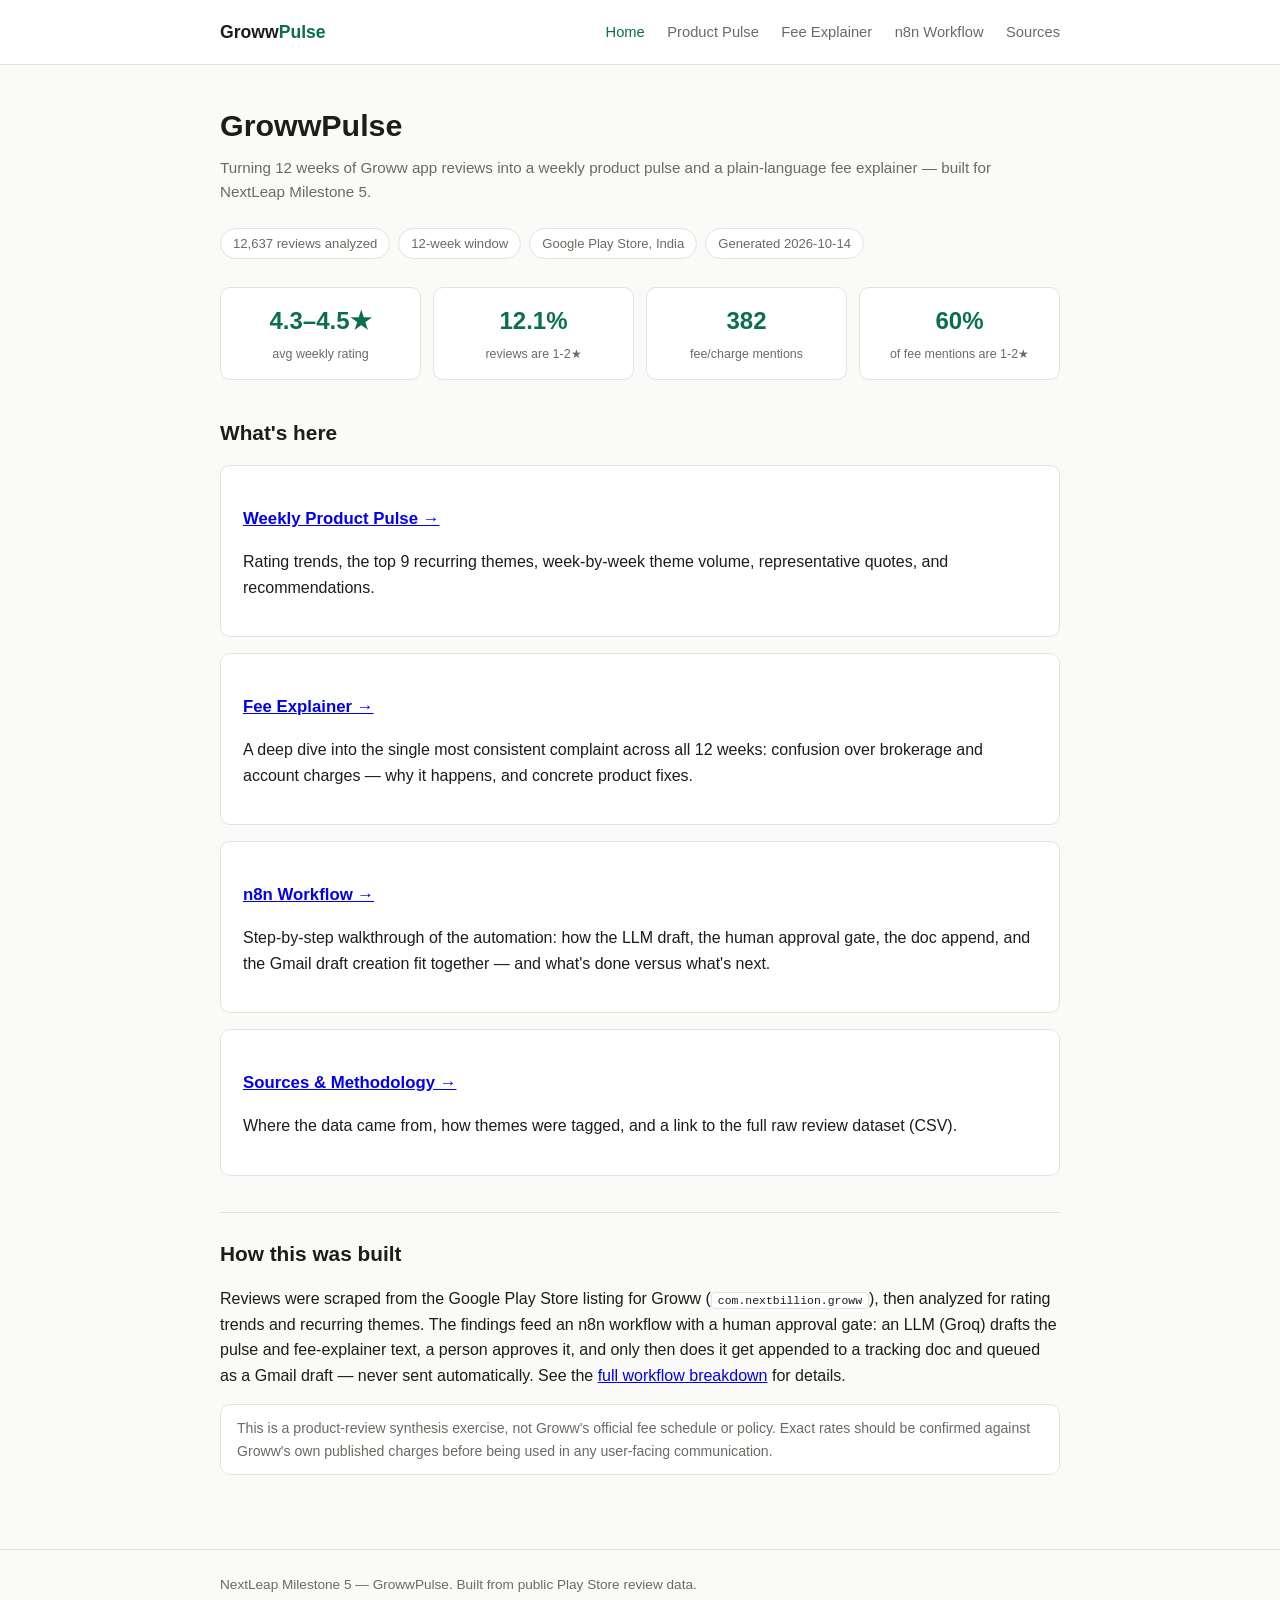
<file: docs/index.html>
<!doctype html>
<html lang="en">
<head>
<meta charset="utf-8">
<meta name="viewport" content="width=device-width, initial-scale=1">
<title>GrowwPulse — Groww App Review Insights</title>
<meta name="description" content="A weekly product pulse and fee explainer for the Groww app, built from 12 weeks of Play Store reviews.">
<link rel="stylesheet" href="assets/style.css">
</head>
<body>
<header class="site">
  <div class="wrap">
    <a class="brand" href="index.html">Groww<span>Pulse</span></a>
    <nav>
      <a href="index.html" class="active">Home</a>
      <a href="weekly-product-pulse.html">Product Pulse</a>
      <a href="fee-explainer.html">Fee Explainer</a>
      <a href="workflow.html">n8n Workflow</a>
      <a href="sources.html">Sources</a>
    </nav>
  </div>
</header>

<main>
  <div class="wrap">
    <h1>GrowwPulse</h1>
    <p class="subtitle">Turning 12 weeks of Groww app reviews into a weekly product pulse and a plain-language fee explainer — built for NextLeap Milestone 5.</p>

    <div class="meta-row">
      <span class="pill">12,637 reviews analyzed</span>
      <span class="pill">12-week window</span>
      <span class="pill">Google Play Store, India</span>
      <span class="pill">Generated 2026-10-14</span>
    </div>

    <div class="card-grid">
      <div class="stat"><div class="num">4.3–4.5★</div><div class="label">avg weekly rating</div></div>
      <div class="stat"><div class="num">12.1%</div><div class="label">reviews are 1-2★</div></div>
      <div class="stat"><div class="num">382</div><div class="label">fee/charge mentions</div></div>
      <div class="stat"><div class="num">60%</div><div class="label">of fee mentions are 1-2★</div></div>
    </div>

    <h2>What's here</h2>
    <div class="card">
      <h3><a href="weekly-product-pulse.html">Weekly Product Pulse →</a></h3>
      <p>Rating trends, the top 9 recurring themes, week-by-week theme volume, representative quotes, and recommendations.</p>
    </div>
    <div class="card">
      <h3><a href="fee-explainer.html">Fee Explainer →</a></h3>
      <p>A deep dive into the single most consistent complaint across all 12 weeks: confusion over brokerage and account charges — why it happens, and concrete product fixes.</p>
    </div>
    <div class="card">
      <h3><a href="workflow.html">n8n Workflow →</a></h3>
      <p>Step-by-step walkthrough of the automation: how the LLM draft, the human approval gate, the doc append, and the Gmail draft creation fit together — and what's done versus what's next.</p>
    </div>
    <div class="card">
      <h3><a href="sources.html">Sources & Methodology →</a></h3>
      <p>Where the data came from, how themes were tagged, and a link to the full raw review dataset (CSV).</p>
    </div>

    <h2>How this was built</h2>
    <p>Reviews were scraped from the Google Play Store listing for Groww (<code>com.nextbillion.groww</code>), then analyzed for rating trends and recurring themes. The findings feed an n8n workflow with a human approval gate: an LLM (Groq) drafts the pulse and fee-explainer text, a person approves it, and only then does it get appended to a tracking doc and queued as a Gmail draft — never sent automatically. See the <a href="workflow.html">full workflow breakdown</a> for details.</p>

    <p class="note">This is a product-review synthesis exercise, not Groww's official fee schedule or policy. Exact rates should be confirmed against Groww's own published charges before being used in any user-facing communication.</p>
  </div>
</main>

<footer>
  <div class="wrap">NextLeap Milestone 5 — GrowwPulse. Built from public Play Store review data.</div>
</footer>
</body>
</html>
</file>
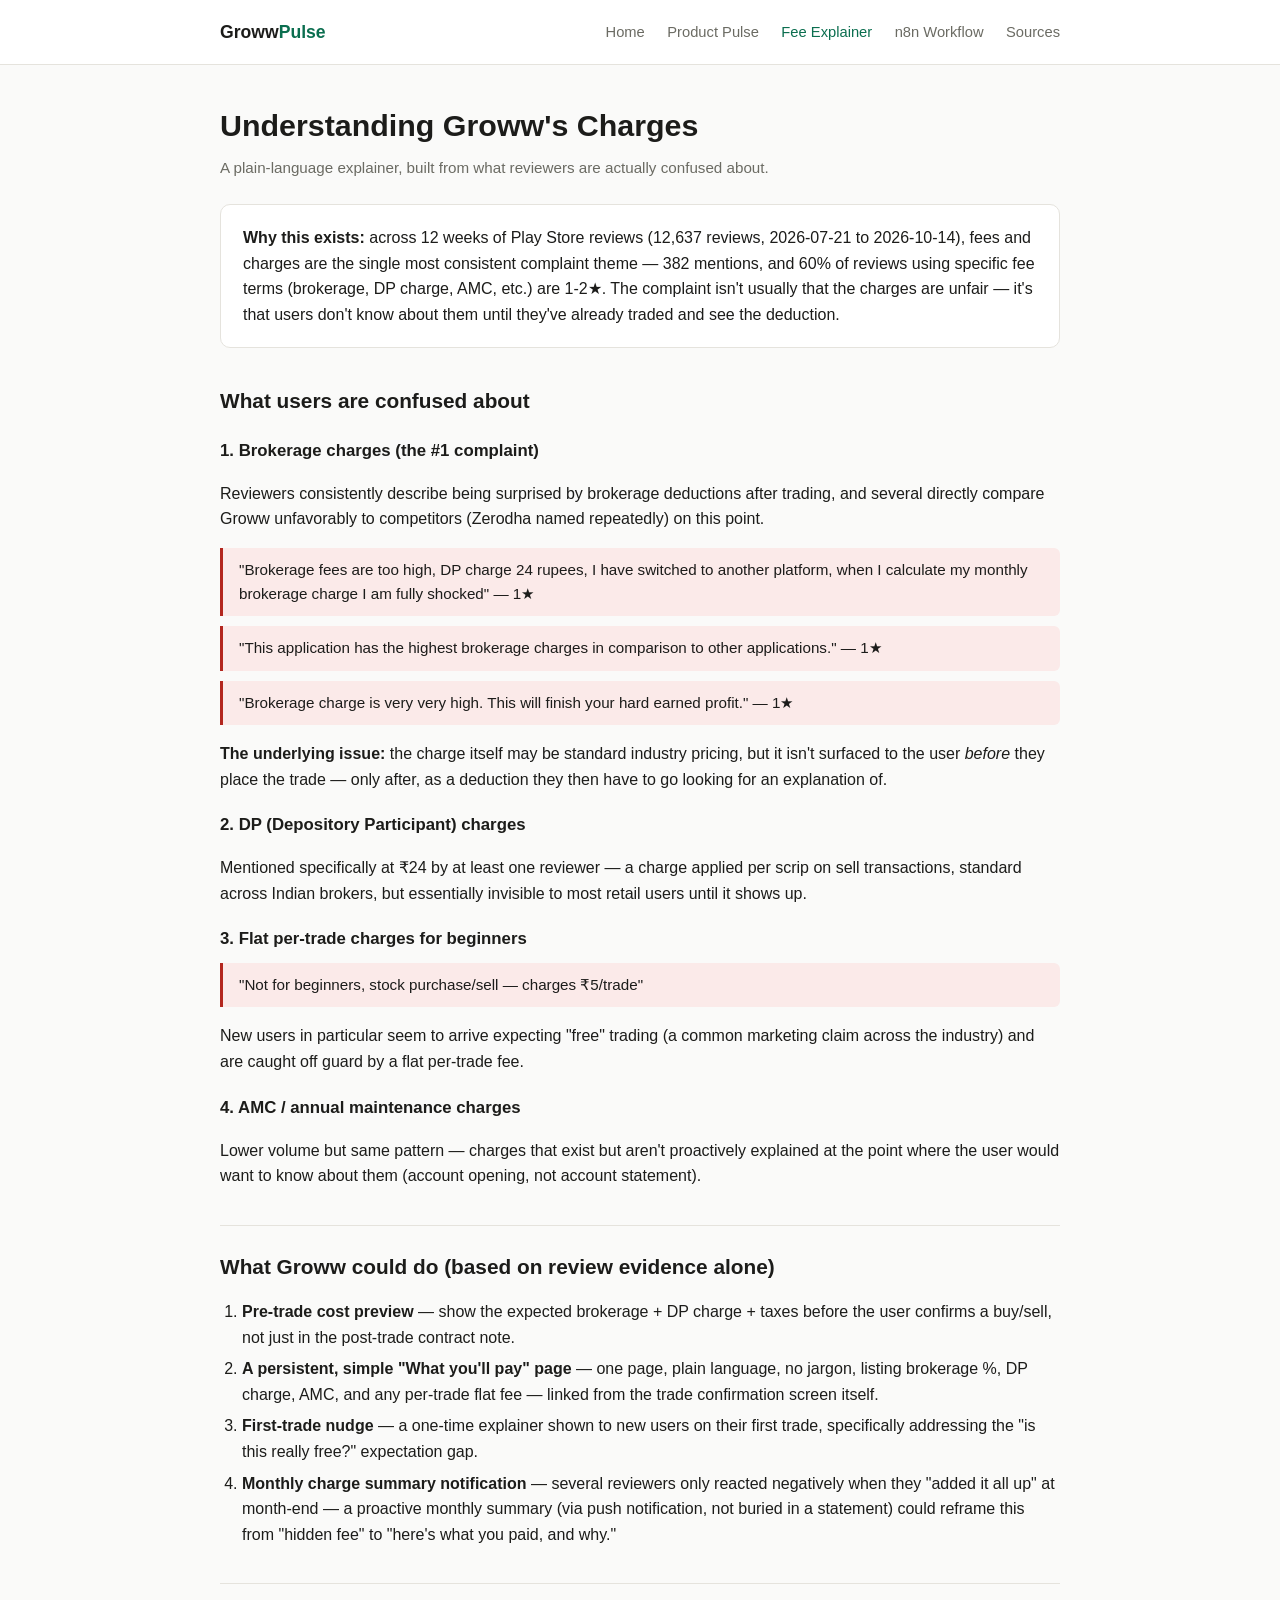
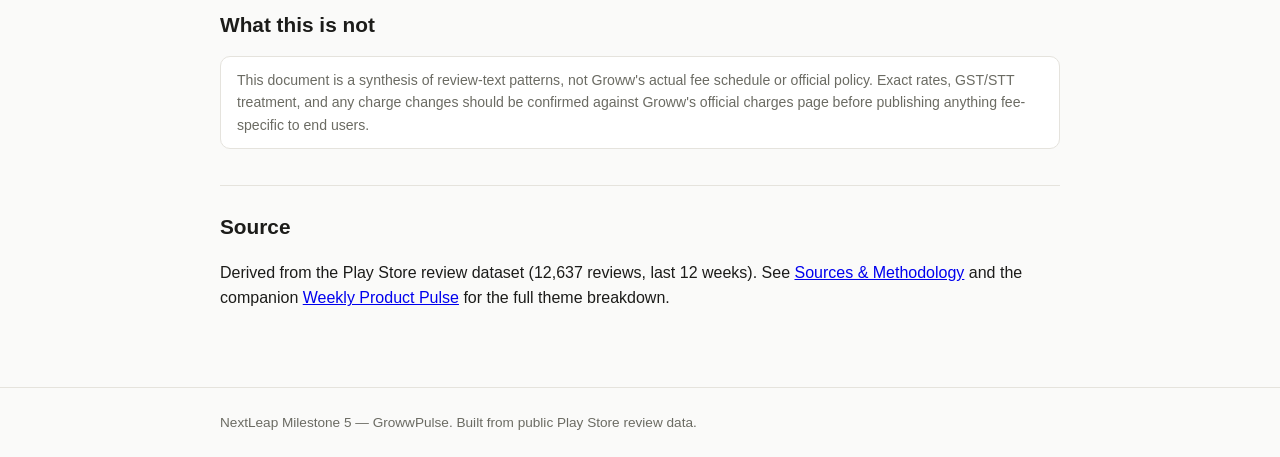
<file: docs/fee-explainer.html>
<!doctype html>
<html lang="en">
<head>
<meta charset="utf-8">
<meta name="viewport" content="width=device-width, initial-scale=1">
<title>Fee Explainer — GrowwPulse</title>
<link rel="stylesheet" href="assets/style.css">
</head>
<body>
<header class="site">
  <div class="wrap">
    <a class="brand" href="index.html">Groww<span>Pulse</span></a>
    <nav>
      <a href="index.html">Home</a>
      <a href="weekly-product-pulse.html">Product Pulse</a>
      <a href="fee-explainer.html" class="active">Fee Explainer</a>
      <a href="workflow.html">n8n Workflow</a>
      <a href="sources.html">Sources</a>
    </nav>
  </div>
</header>

<main>
  <div class="wrap">
    <h1>Understanding Groww's Charges</h1>
    <p class="subtitle">A plain-language explainer, built from what reviewers are actually confused about.</p>

    <div class="card">
      <strong>Why this exists:</strong> across 12 weeks of Play Store reviews (12,637 reviews, 2026-07-21 to 2026-10-14), fees and charges are the single most consistent complaint theme — 382 mentions, and 60% of reviews using specific fee terms (brokerage, DP charge, AMC, etc.) are 1-2★. The complaint isn't usually that the charges are unfair — it's that users don't know about them until they've already traded and see the deduction.
    </div>

    <h2>What users are confused about</h2>

    <h3>1. Brokerage charges (the #1 complaint)</h3>
    <p>Reviewers consistently describe being surprised by brokerage deductions after trading, and several directly compare Groww unfavorably to competitors (Zerodha named repeatedly) on this point.</p>
    <blockquote class="neg">"Brokerage fees are too high, DP charge 24 rupees, I have switched to another platform, when I calculate my monthly brokerage charge I am fully shocked" — 1★</blockquote>
    <blockquote class="neg">"This application has the highest brokerage charges in comparison to other applications." — 1★</blockquote>
    <blockquote class="neg">"Brokerage charge is very very high. This will finish your hard earned profit." — 1★</blockquote>
    <p><strong>The underlying issue:</strong> the charge itself may be standard industry pricing, but it isn't surfaced to the user <em>before</em> they place the trade — only after, as a deduction they then have to go looking for an explanation of.</p>

    <h3>2. DP (Depository Participant) charges</h3>
    <p>Mentioned specifically at ₹24 by at least one reviewer — a charge applied per scrip on sell transactions, standard across Indian brokers, but essentially invisible to most retail users until it shows up.</p>

    <h3>3. Flat per-trade charges for beginners</h3>
    <blockquote class="neg">"Not for beginners, stock purchase/sell — charges ₹5/trade"</blockquote>
    <p>New users in particular seem to arrive expecting "free" trading (a common marketing claim across the industry) and are caught off guard by a flat per-trade fee.</p>

    <h3>4. AMC / annual maintenance charges</h3>
    <p>Lower volume but same pattern — charges that exist but aren't proactively explained at the point where the user would want to know about them (account opening, not account statement).</p>

    <h2>What Groww could do (based on review evidence alone)</h2>
    <ol>
      <li><strong>Pre-trade cost preview</strong> — show the expected brokerage + DP charge + taxes before the user confirms a buy/sell, not just in the post-trade contract note.</li>
      <li><strong>A persistent, simple "What you'll pay" page</strong> — one page, plain language, no jargon, listing brokerage %, DP charge, AMC, and any per-trade flat fee — linked from the trade confirmation screen itself.</li>
      <li><strong>First-trade nudge</strong> — a one-time explainer shown to new users on their first trade, specifically addressing the "is this really free?" expectation gap.</li>
      <li><strong>Monthly charge summary notification</strong> — several reviewers only reacted negatively when they "added it all up" at month-end — a proactive monthly summary (via push notification, not buried in a statement) could reframe this from "hidden fee" to "here's what you paid, and why."</li>
    </ol>

    <h2>What this is not</h2>
    <p class="note">This document is a synthesis of review-text patterns, not Groww's actual fee schedule or official policy. Exact rates, GST/STT treatment, and any charge changes should be confirmed against Groww's official charges page before publishing anything fee-specific to end users.</p>

    <h2>Source</h2>
    <p>Derived from the Play Store review dataset (12,637 reviews, last 12 weeks). See <a href="sources.html">Sources &amp; Methodology</a> and the companion <a href="weekly-product-pulse.html">Weekly Product Pulse</a> for the full theme breakdown.</p>
  </div>
</main>

<footer>
  <div class="wrap">NextLeap Milestone 5 — GrowwPulse. Built from public Play Store review data.</div>
</footer>
</body>
</html>
</file>
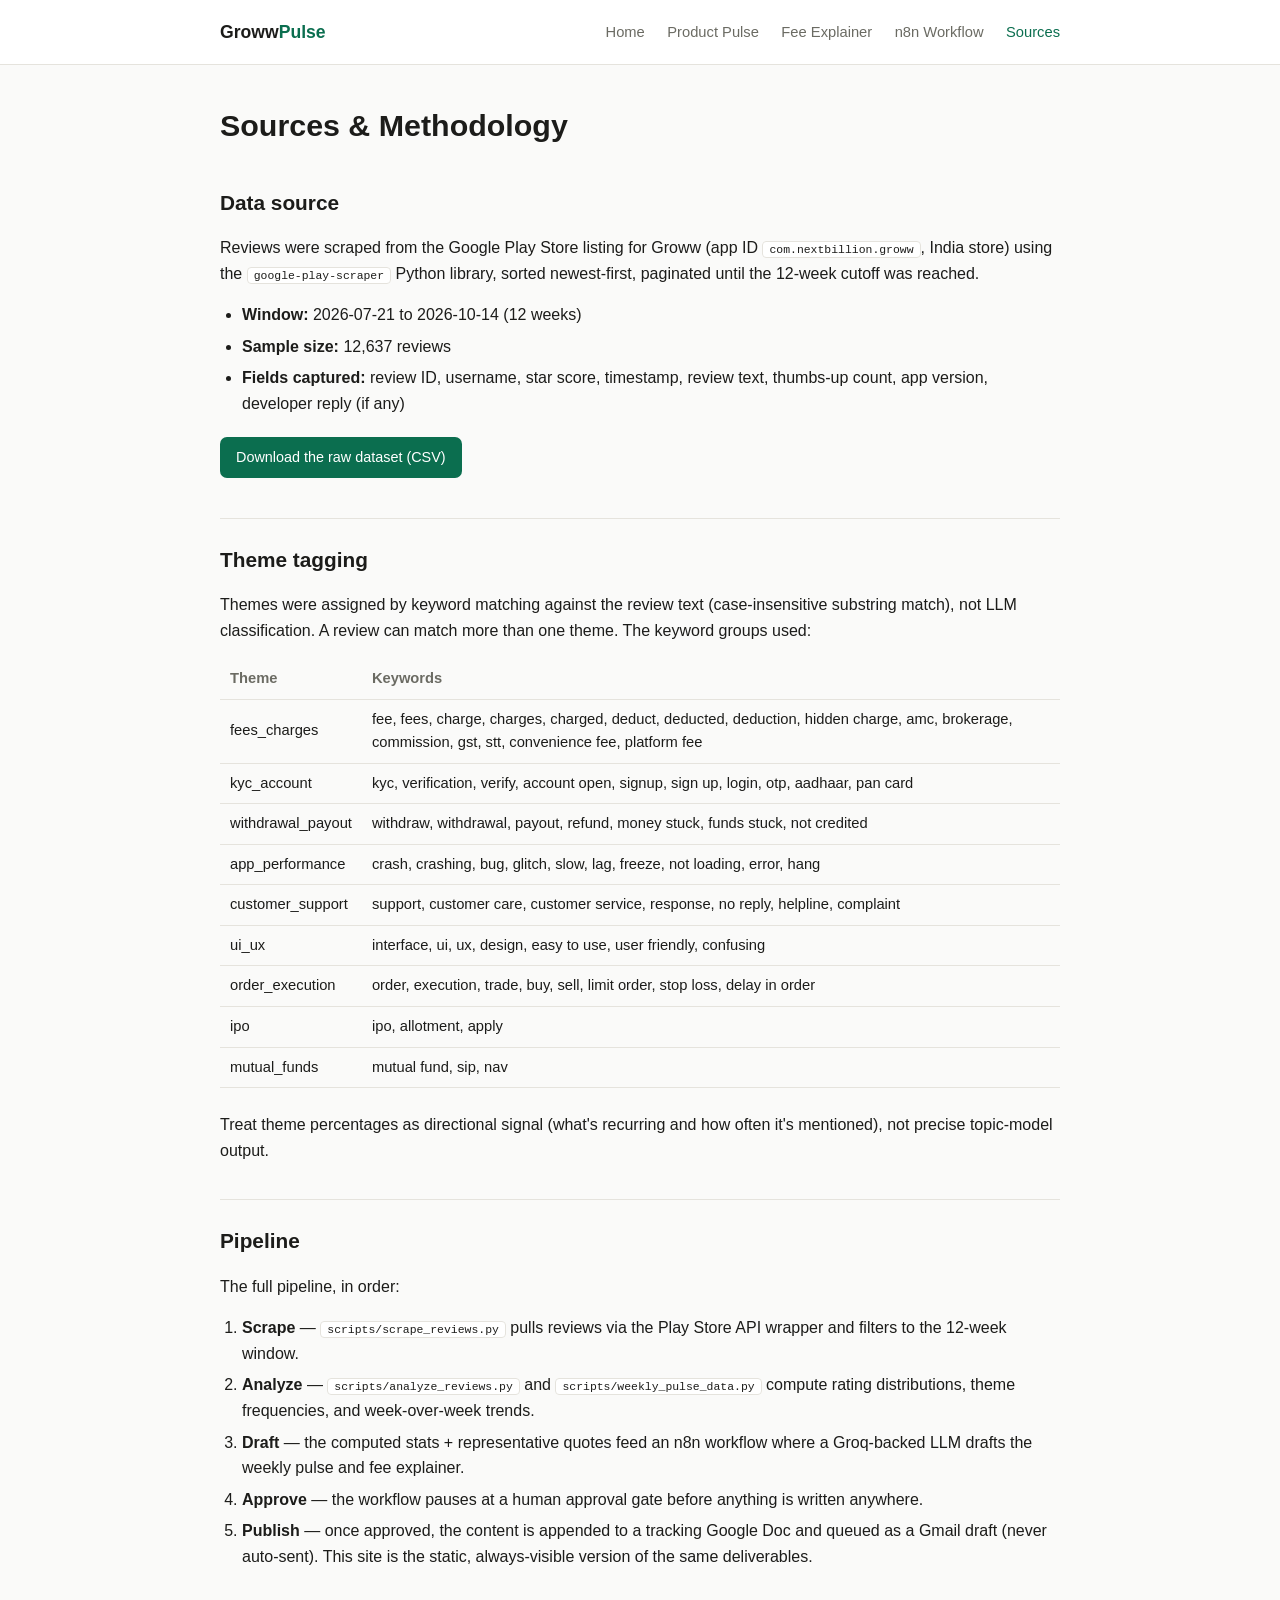
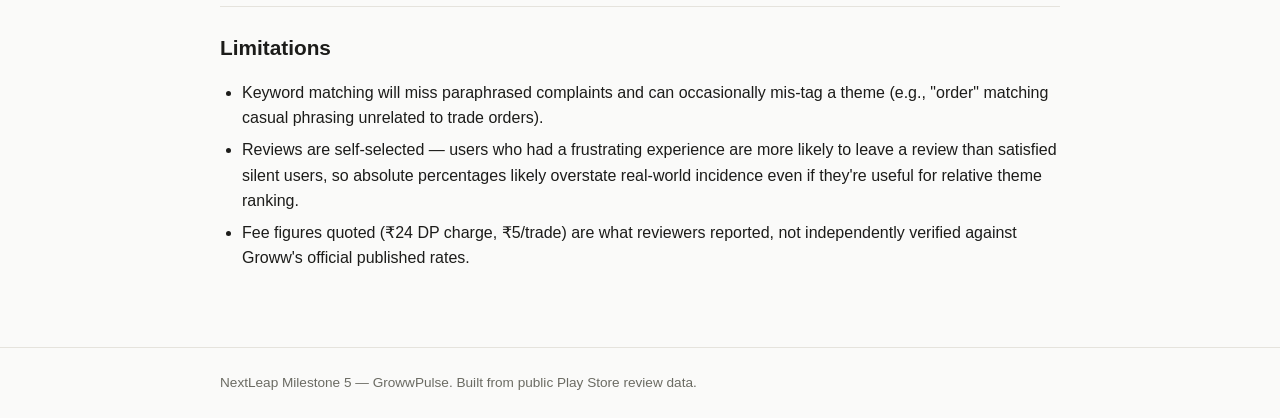
<file: docs/sources.html>
<!doctype html>
<html lang="en">
<head>
<meta charset="utf-8">
<meta name="viewport" content="width=device-width, initial-scale=1">
<title>Sources & Methodology — GrowwPulse</title>
<link rel="stylesheet" href="assets/style.css">
</head>
<body>
<header class="site">
  <div class="wrap">
    <a class="brand" href="index.html">Groww<span>Pulse</span></a>
    <nav>
      <a href="index.html">Home</a>
      <a href="weekly-product-pulse.html">Product Pulse</a>
      <a href="fee-explainer.html">Fee Explainer</a>
      <a href="workflow.html">n8n Workflow</a>
      <a href="sources.html" class="active">Sources</a>
    </nav>
  </div>
</header>

<main>
  <div class="wrap">
    <h1>Sources &amp; Methodology</h1>

    <h2>Data source</h2>
    <p>Reviews were scraped from the Google Play Store listing for Groww (app ID <code>com.nextbillion.groww</code>, India store) using the <code>google-play-scraper</code> Python library, sorted newest-first, paginated until the 12-week cutoff was reached.</p>
    <ul>
      <li><strong>Window:</strong> 2026-07-21 to 2026-10-14 (12 weeks)</li>
      <li><strong>Sample size:</strong> 12,637 reviews</li>
      <li><strong>Fields captured:</strong> review ID, username, star score, timestamp, review text, thumbs-up count, app version, developer reply (if any)</li>
    </ul>
    <p><a class="btn" href="assets/groww_reviews.csv">Download the raw dataset (CSV)</a></p>

    <h2>Theme tagging</h2>
    <p>Themes were assigned by keyword matching against the review text (case-insensitive substring match), not LLM classification. A review can match more than one theme. The keyword groups used:</p>
    <table>
      <thead><tr><th>Theme</th><th>Keywords</th></tr></thead>
      <tbody>
        <tr><td>fees_charges</td><td>fee, fees, charge, charges, charged, deduct, deducted, deduction, hidden charge, amc, brokerage, commission, gst, stt, convenience fee, platform fee</td></tr>
        <tr><td>kyc_account</td><td>kyc, verification, verify, account open, signup, sign up, login, otp, aadhaar, pan card</td></tr>
        <tr><td>withdrawal_payout</td><td>withdraw, withdrawal, payout, refund, money stuck, funds stuck, not credited</td></tr>
        <tr><td>app_performance</td><td>crash, crashing, bug, glitch, slow, lag, freeze, not loading, error, hang</td></tr>
        <tr><td>customer_support</td><td>support, customer care, customer service, response, no reply, helpline, complaint</td></tr>
        <tr><td>ui_ux</td><td>interface, ui, ux, design, easy to use, user friendly, confusing</td></tr>
        <tr><td>order_execution</td><td>order, execution, trade, buy, sell, limit order, stop loss, delay in order</td></tr>
        <tr><td>ipo</td><td>ipo, allotment, apply</td></tr>
        <tr><td>mutual_funds</td><td>mutual fund, sip, nav</td></tr>
      </tbody>
    </table>
    <p>Treat theme percentages as directional signal (what's recurring and how often it's mentioned), not precise topic-model output.</p>

    <h2>Pipeline</h2>
    <p>The full pipeline, in order:</p>
    <ol>
      <li><strong>Scrape</strong> — <code>scripts/scrape_reviews.py</code> pulls reviews via the Play Store API wrapper and filters to the 12-week window.</li>
      <li><strong>Analyze</strong> — <code>scripts/analyze_reviews.py</code> and <code>scripts/weekly_pulse_data.py</code> compute rating distributions, theme frequencies, and week-over-week trends.</li>
      <li><strong>Draft</strong> — the computed stats + representative quotes feed an n8n workflow where a Groq-backed LLM drafts the weekly pulse and fee explainer.</li>
      <li><strong>Approve</strong> — the workflow pauses at a human approval gate before anything is written anywhere.</li>
      <li><strong>Publish</strong> — once approved, the content is appended to a tracking Google Doc and queued as a Gmail draft (never auto-sent). This site is the static, always-visible version of the same deliverables.</li>
    </ol>

    <h2>Limitations</h2>
    <ul>
      <li>Keyword matching will miss paraphrased complaints and can occasionally mis-tag a theme (e.g., "order" matching casual phrasing unrelated to trade orders).</li>
      <li>Reviews are self-selected — users who had a frustrating experience are more likely to leave a review than satisfied silent users, so absolute percentages likely overstate real-world incidence even if they're useful for relative theme ranking.</li>
      <li>Fee figures quoted (₹24 DP charge, ₹5/trade) are what reviewers reported, not independently verified against Groww's official published rates.</li>
    </ul>
  </div>
</main>

<footer>
  <div class="wrap">NextLeap Milestone 5 — GrowwPulse. Built from public Play Store review data.</div>
</footer>
</body>
</html>
</file>
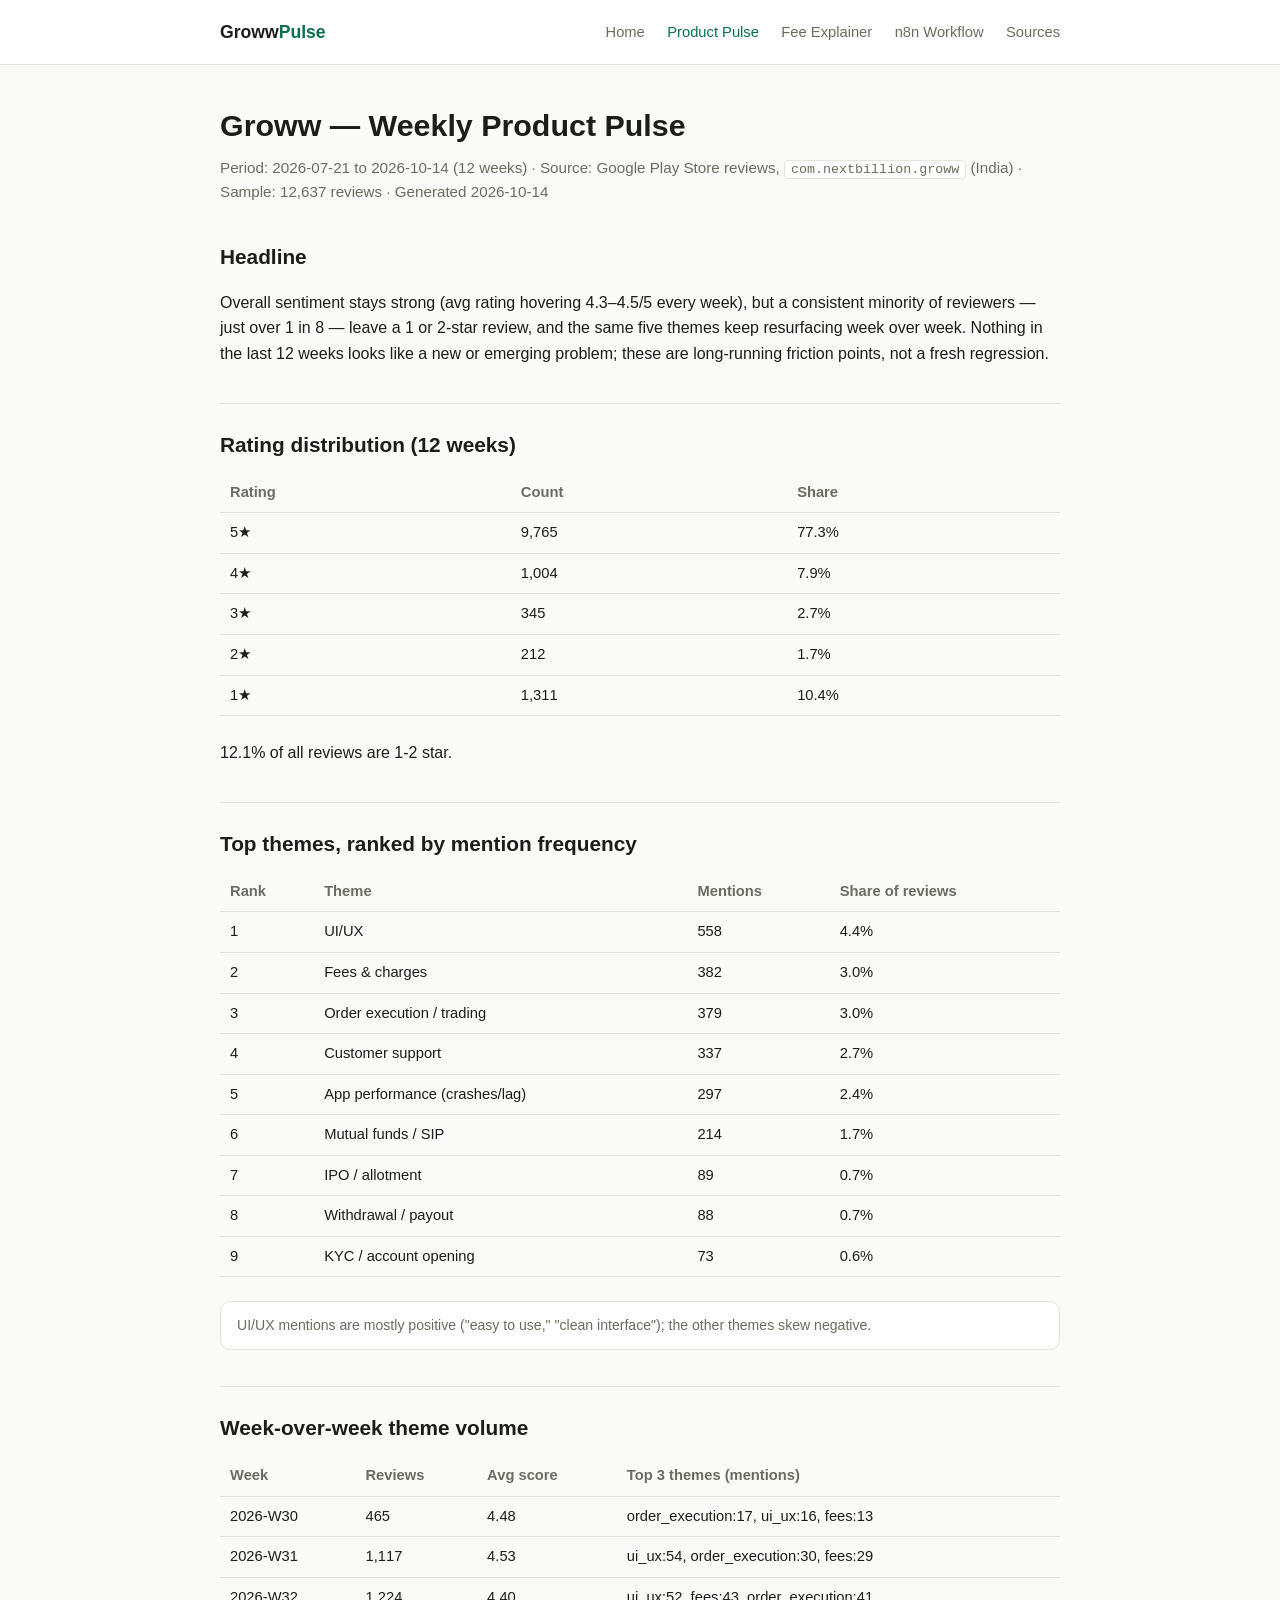
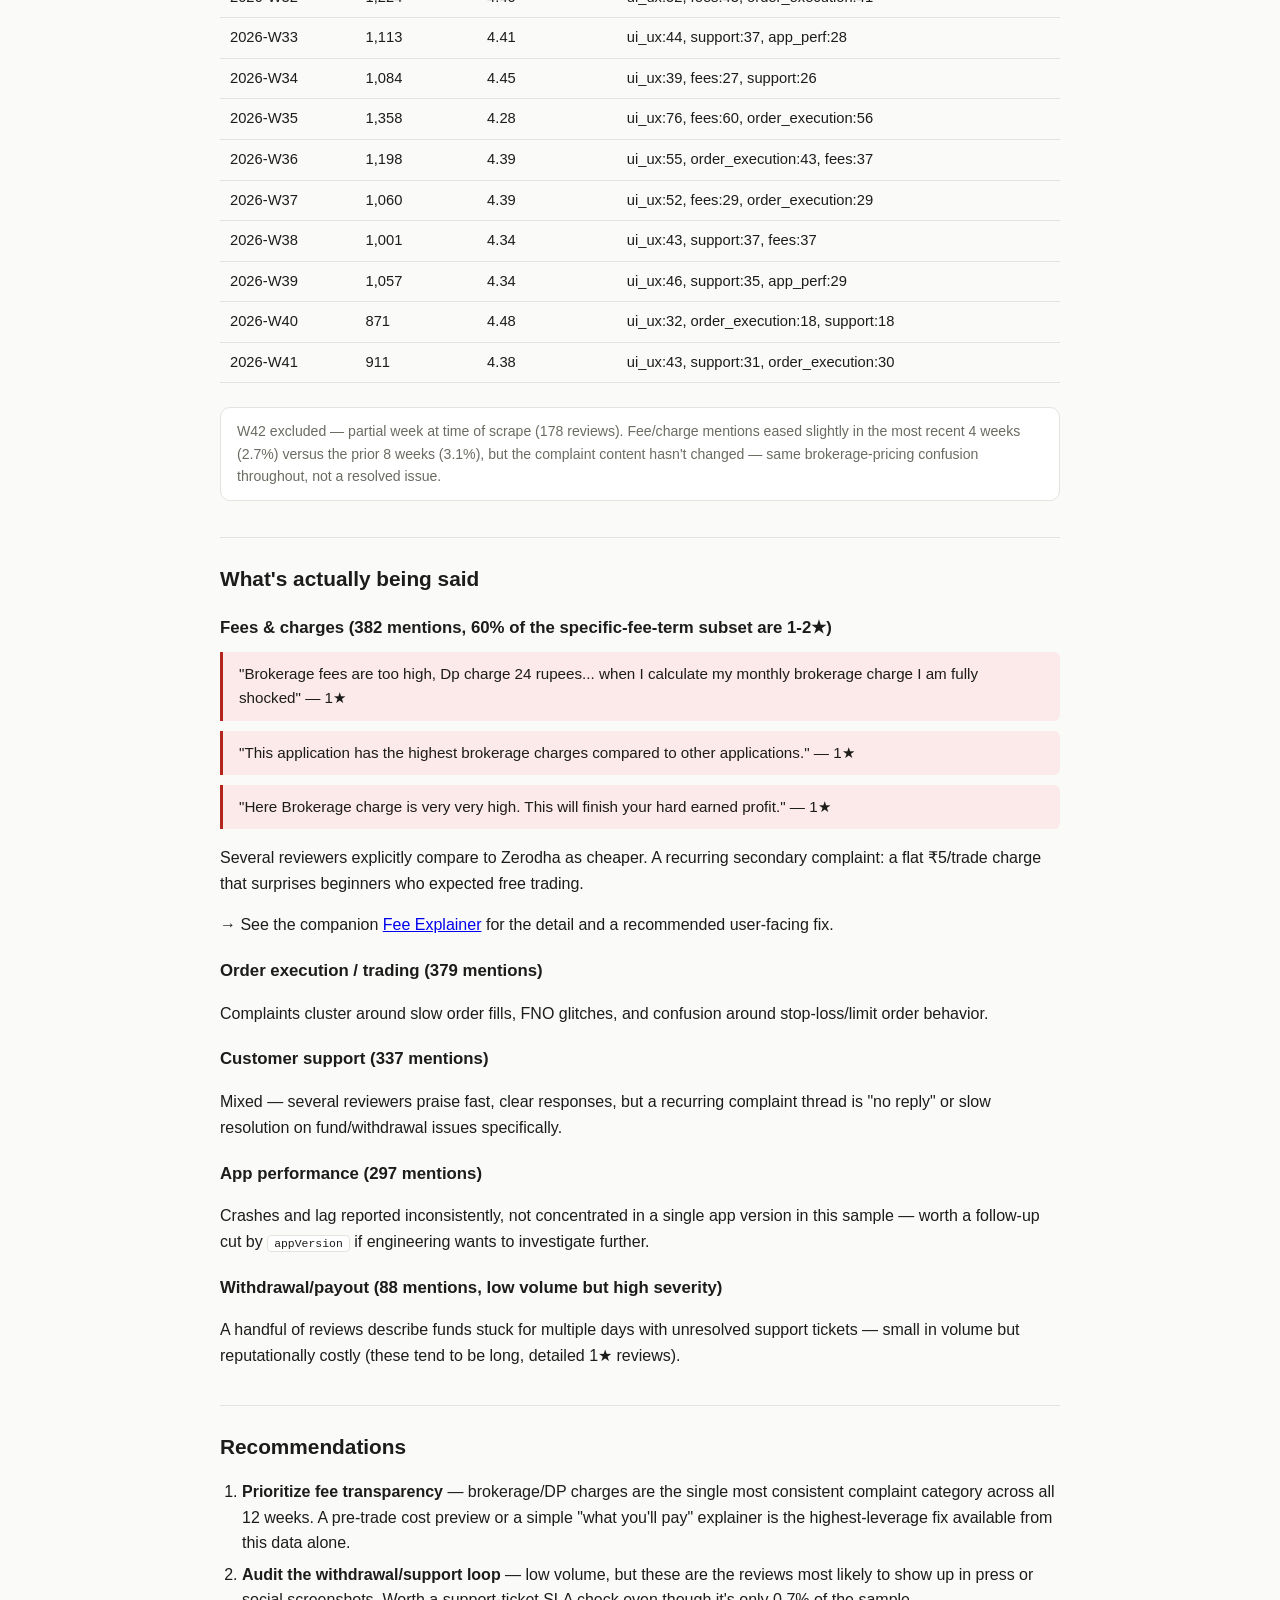
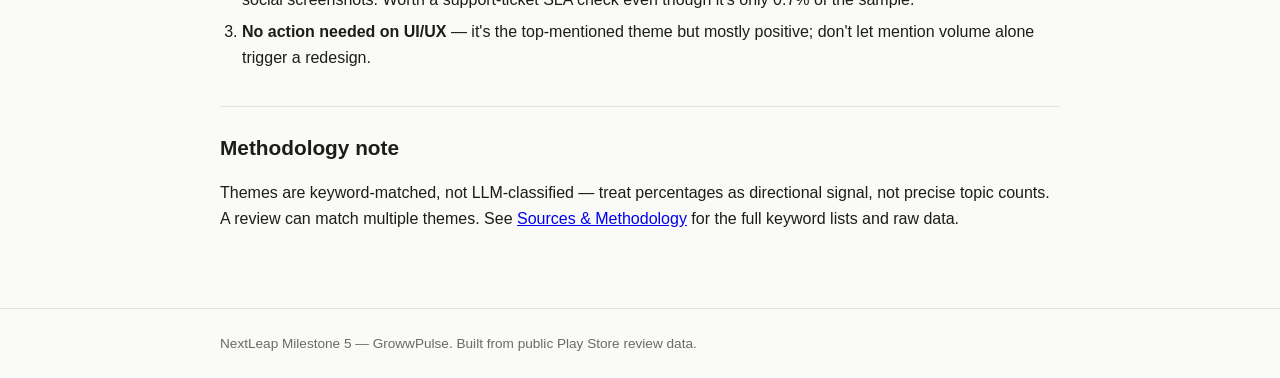
<file: docs/weekly-product-pulse.html>
<!doctype html>
<html lang="en">
<head>
<meta charset="utf-8">
<meta name="viewport" content="width=device-width, initial-scale=1">
<title>Weekly Product Pulse — GrowwPulse</title>
<link rel="stylesheet" href="assets/style.css">
</head>
<body>
<header class="site">
  <div class="wrap">
    <a class="brand" href="index.html">Groww<span>Pulse</span></a>
    <nav>
      <a href="index.html">Home</a>
      <a href="weekly-product-pulse.html" class="active">Product Pulse</a>
      <a href="fee-explainer.html">Fee Explainer</a>
      <a href="workflow.html">n8n Workflow</a>
      <a href="sources.html">Sources</a>
    </nav>
  </div>
</header>

<main>
  <div class="wrap">
    <h1>Groww — Weekly Product Pulse</h1>
    <p class="subtitle">Period: 2026-07-21 to 2026-10-14 (12 weeks) · Source: Google Play Store reviews, <code>com.nextbillion.groww</code> (India) · Sample: 12,637 reviews · Generated 2026-10-14</p>

    <h2>Headline</h2>
    <p>Overall sentiment stays strong (avg rating hovering 4.3–4.5/5 every week), but a consistent minority of reviewers — just over 1 in 8 — leave a 1 or 2-star review, and the same five themes keep resurfacing week over week. Nothing in the last 12 weeks looks like a new or emerging problem; these are long-running friction points, not a fresh regression.</p>

    <h2>Rating distribution (12 weeks)</h2>
    <table>
      <thead><tr><th>Rating</th><th>Count</th><th>Share</th></tr></thead>
      <tbody>
        <tr><td>5★</td><td>9,765</td><td>77.3%</td></tr>
        <tr><td>4★</td><td>1,004</td><td>7.9%</td></tr>
        <tr><td>3★</td><td>345</td><td>2.7%</td></tr>
        <tr><td>2★</td><td>212</td><td>1.7%</td></tr>
        <tr><td>1★</td><td>1,311</td><td>10.4%</td></tr>
      </tbody>
    </table>
    <p>12.1% of all reviews are 1-2 star.</p>

    <h2>Top themes, ranked by mention frequency</h2>
    <table>
      <thead><tr><th>Rank</th><th>Theme</th><th>Mentions</th><th>Share of reviews</th></tr></thead>
      <tbody>
        <tr><td>1</td><td>UI/UX</td><td>558</td><td>4.4%</td></tr>
        <tr><td>2</td><td>Fees &amp; charges</td><td>382</td><td>3.0%</td></tr>
        <tr><td>3</td><td>Order execution / trading</td><td>379</td><td>3.0%</td></tr>
        <tr><td>4</td><td>Customer support</td><td>337</td><td>2.7%</td></tr>
        <tr><td>5</td><td>App performance (crashes/lag)</td><td>297</td><td>2.4%</td></tr>
        <tr><td>6</td><td>Mutual funds / SIP</td><td>214</td><td>1.7%</td></tr>
        <tr><td>7</td><td>IPO / allotment</td><td>89</td><td>0.7%</td></tr>
        <tr><td>8</td><td>Withdrawal / payout</td><td>88</td><td>0.7%</td></tr>
        <tr><td>9</td><td>KYC / account opening</td><td>73</td><td>0.6%</td></tr>
      </tbody>
    </table>
    <p class="note">UI/UX mentions are mostly positive ("easy to use," "clean interface"); the other themes skew negative.</p>

    <h2>Week-over-week theme volume</h2>
    <table>
      <thead><tr><th>Week</th><th>Reviews</th><th>Avg score</th><th>Top 3 themes (mentions)</th></tr></thead>
      <tbody>
        <tr><td>2026-W30</td><td>465</td><td>4.48</td><td>order_execution:17, ui_ux:16, fees:13</td></tr>
        <tr><td>2026-W31</td><td>1,117</td><td>4.53</td><td>ui_ux:54, order_execution:30, fees:29</td></tr>
        <tr><td>2026-W32</td><td>1,224</td><td>4.40</td><td>ui_ux:52, fees:43, order_execution:41</td></tr>
        <tr><td>2026-W33</td><td>1,113</td><td>4.41</td><td>ui_ux:44, support:37, app_perf:28</td></tr>
        <tr><td>2026-W34</td><td>1,084</td><td>4.45</td><td>ui_ux:39, fees:27, support:26</td></tr>
        <tr><td>2026-W35</td><td>1,358</td><td>4.28</td><td>ui_ux:76, fees:60, order_execution:56</td></tr>
        <tr><td>2026-W36</td><td>1,198</td><td>4.39</td><td>ui_ux:55, order_execution:43, fees:37</td></tr>
        <tr><td>2026-W37</td><td>1,060</td><td>4.39</td><td>ui_ux:52, fees:29, order_execution:29</td></tr>
        <tr><td>2026-W38</td><td>1,001</td><td>4.34</td><td>ui_ux:43, support:37, fees:37</td></tr>
        <tr><td>2026-W39</td><td>1,057</td><td>4.34</td><td>ui_ux:46, support:35, app_perf:29</td></tr>
        <tr><td>2026-W40</td><td>871</td><td>4.48</td><td>ui_ux:32, order_execution:18, support:18</td></tr>
        <tr><td>2026-W41</td><td>911</td><td>4.38</td><td>ui_ux:43, support:31, order_execution:30</td></tr>
      </tbody>
    </table>
    <p class="note">W42 excluded — partial week at time of scrape (178 reviews). Fee/charge mentions eased slightly in the most recent 4 weeks (2.7%) versus the prior 8 weeks (3.1%), but the complaint content hasn't changed — same brokerage-pricing confusion throughout, not a resolved issue.</p>

    <h2>What's actually being said</h2>

    <h3>Fees &amp; charges (382 mentions, 60% of the specific-fee-term subset are 1-2★)</h3>
    <blockquote class="neg">"Brokerage fees are too high, Dp charge 24 rupees... when I calculate my monthly brokerage charge I am fully shocked" — 1★</blockquote>
    <blockquote class="neg">"This application has the highest brokerage charges compared to other applications." — 1★</blockquote>
    <blockquote class="neg">"Here Brokerage charge is very very high. This will finish your hard earned profit." — 1★</blockquote>
    <p>Several reviewers explicitly compare to Zerodha as cheaper. A recurring secondary complaint: a flat ₹5/trade charge that surprises beginners who expected free trading.</p>
    <p>→ See the companion <a href="fee-explainer.html">Fee Explainer</a> for the detail and a recommended user-facing fix.</p>

    <h3>Order execution / trading (379 mentions)</h3>
    <p>Complaints cluster around slow order fills, FNO glitches, and confusion around stop-loss/limit order behavior.</p>

    <h3>Customer support (337 mentions)</h3>
    <p>Mixed — several reviewers praise fast, clear responses, but a recurring complaint thread is "no reply" or slow resolution on fund/withdrawal issues specifically.</p>

    <h3>App performance (297 mentions)</h3>
    <p>Crashes and lag reported inconsistently, not concentrated in a single app version in this sample — worth a follow-up cut by <code>appVersion</code> if engineering wants to investigate further.</p>

    <h3>Withdrawal/payout (88 mentions, low volume but high severity)</h3>
    <p>A handful of reviews describe funds stuck for multiple days with unresolved support tickets — small in volume but reputationally costly (these tend to be long, detailed 1★ reviews).</p>

    <h2>Recommendations</h2>
    <ol>
      <li><strong>Prioritize fee transparency</strong> — brokerage/DP charges are the single most consistent complaint category across all 12 weeks. A pre-trade cost preview or a simple "what you'll pay" explainer is the highest-leverage fix available from this data alone.</li>
      <li><strong>Audit the withdrawal/support loop</strong> — low volume, but these are the reviews most likely to show up in press or social screenshots. Worth a support-ticket SLA check even though it's only 0.7% of the sample.</li>
      <li><strong>No action needed on UI/UX</strong> — it's the top-mentioned theme but mostly positive; don't let mention volume alone trigger a redesign.</li>
    </ol>

    <h2>Methodology note</h2>
    <p>Themes are keyword-matched, not LLM-classified — treat percentages as directional signal, not precise topic counts. A review can match multiple themes. See <a href="sources.html">Sources &amp; Methodology</a> for the full keyword lists and raw data.</p>
  </div>
</main>

<footer>
  <div class="wrap">NextLeap Milestone 5 — GrowwPulse. Built from public Play Store review data.</div>
</footer>
</body>
</html>
</file>
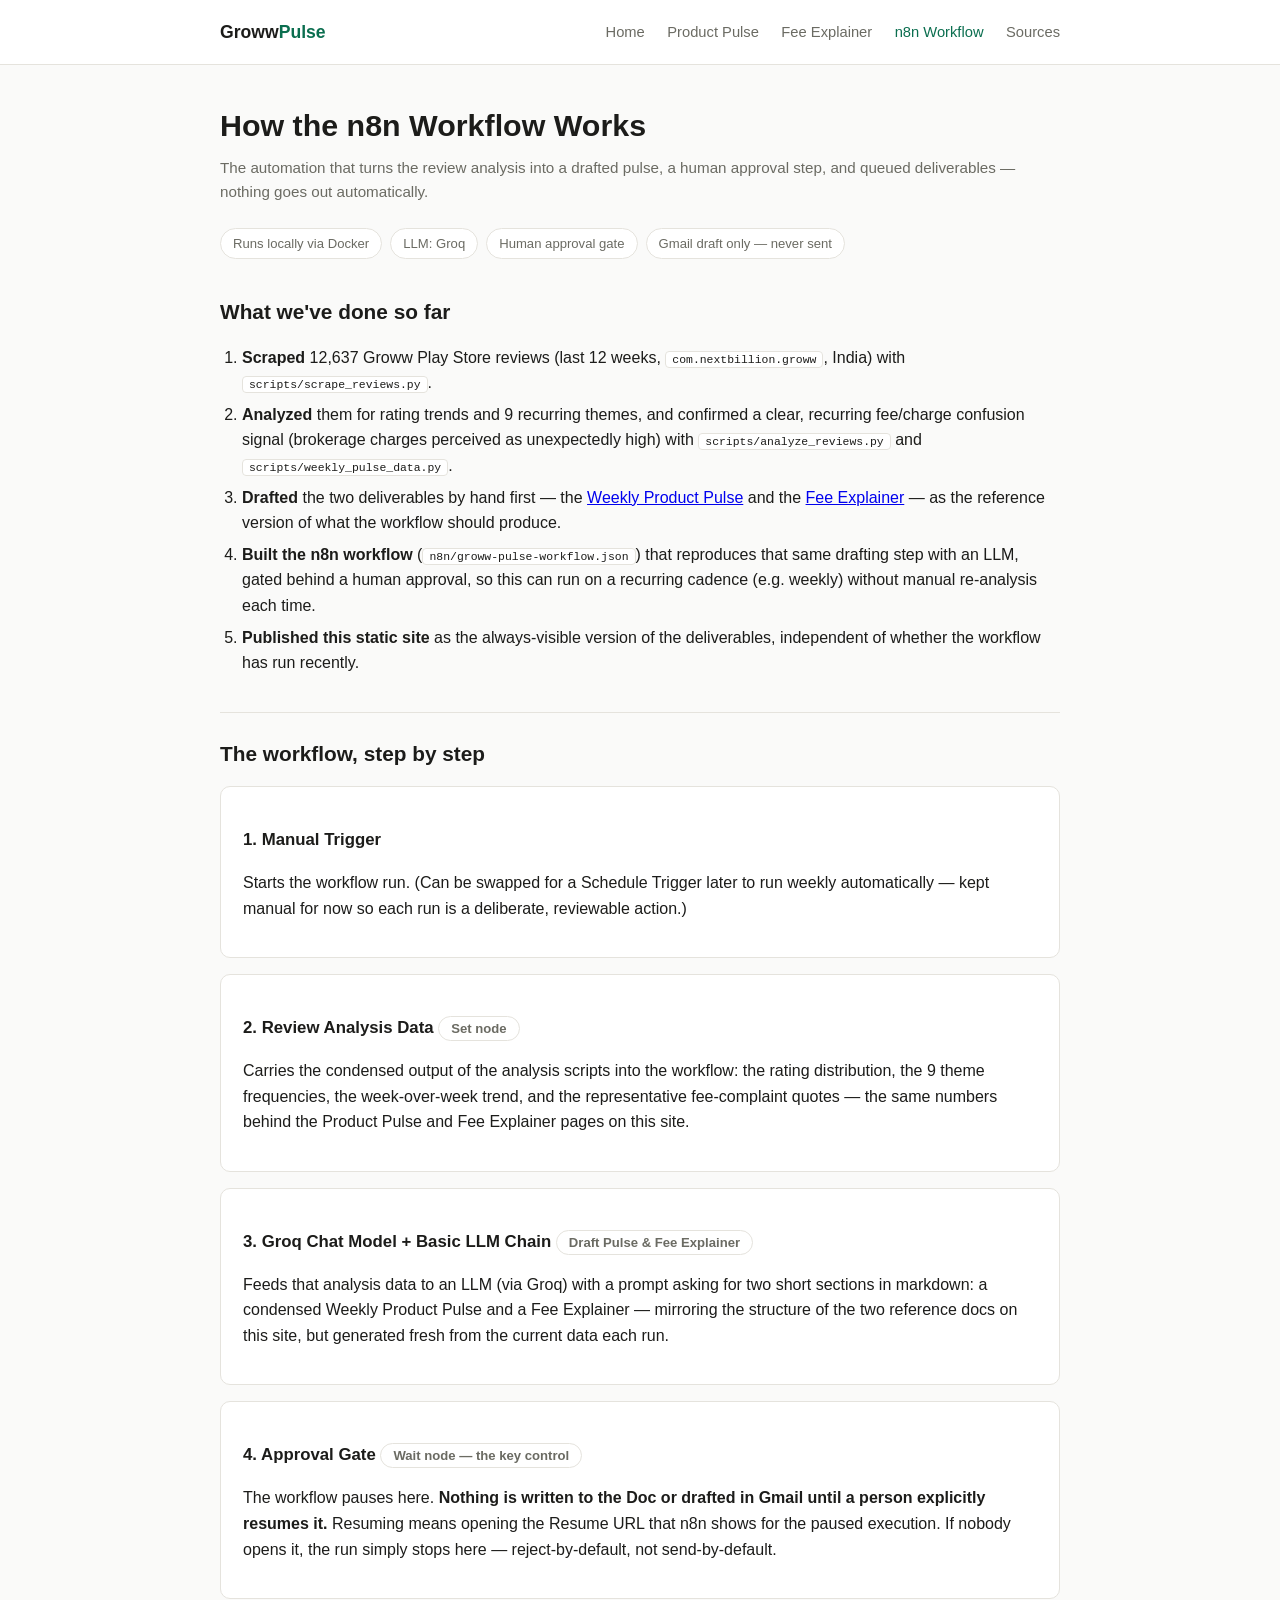
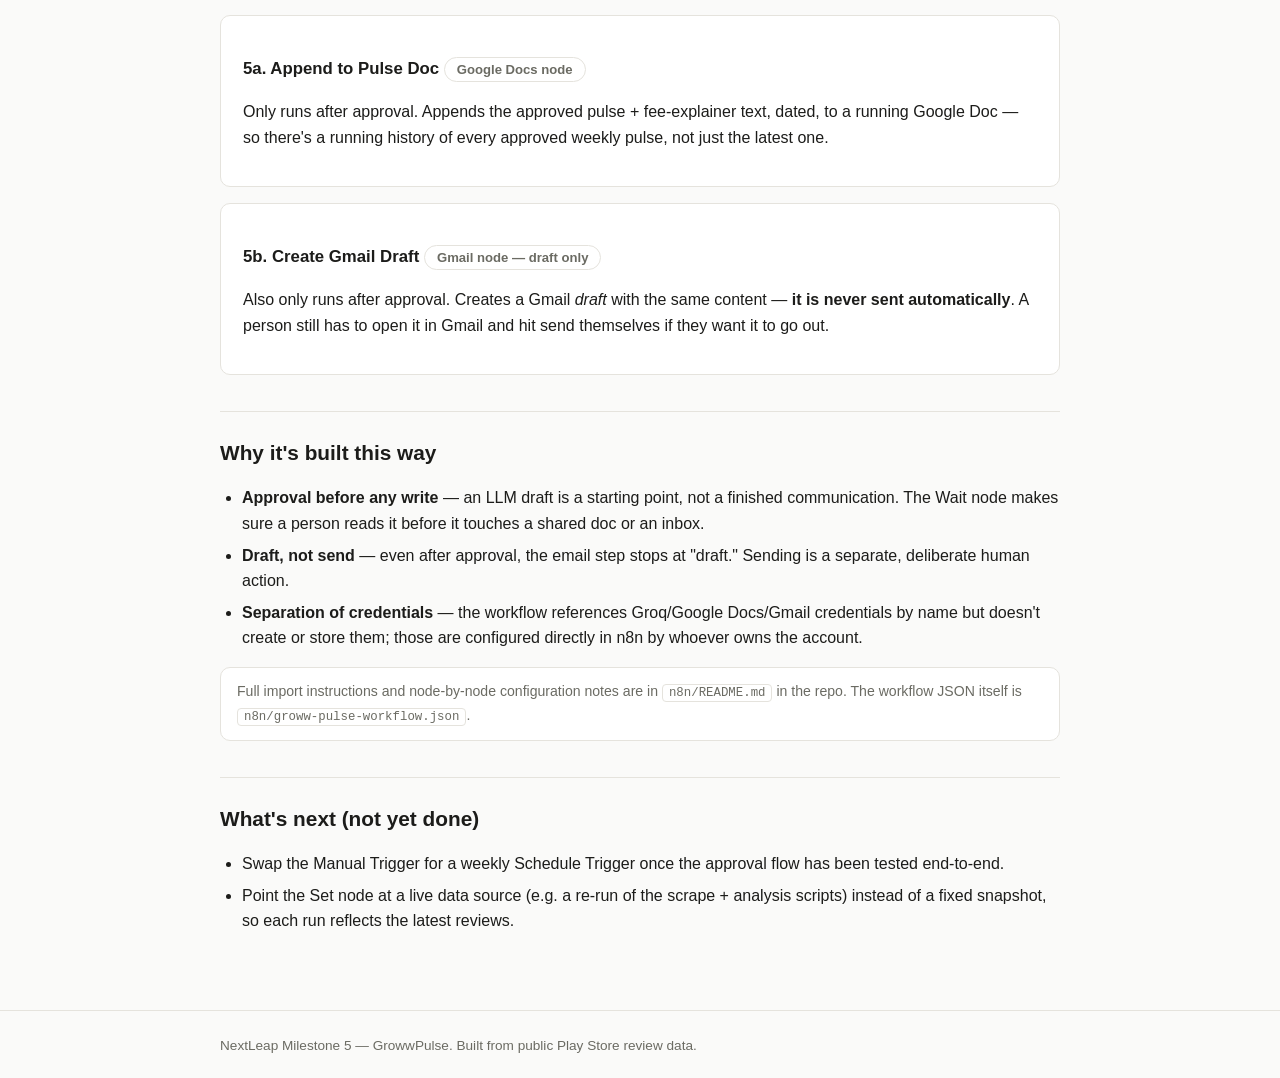
<file: docs/workflow.html>
<!doctype html>
<html lang="en">
<head>
<meta charset="utf-8">
<meta name="viewport" content="width=device-width, initial-scale=1">
<title>n8n Workflow — GrowwPulse</title>
<link rel="stylesheet" href="assets/style.css">
</head>
<body>
<header class="site">
  <div class="wrap">
    <a class="brand" href="index.html">Groww<span>Pulse</span></a>
    <nav>
      <a href="index.html">Home</a>
      <a href="weekly-product-pulse.html">Product Pulse</a>
      <a href="fee-explainer.html">Fee Explainer</a>
      <a href="workflow.html" class="active">n8n Workflow</a>
      <a href="sources.html">Sources</a>
    </nav>
  </div>
</header>

<main>
  <div class="wrap">
    <h1>How the n8n Workflow Works</h1>
    <p class="subtitle">The automation that turns the review analysis into a drafted pulse, a human approval step, and queued deliverables — nothing goes out automatically.</p>

    <div class="meta-row">
      <span class="pill">Runs locally via Docker</span>
      <span class="pill">LLM: Groq</span>
      <span class="pill">Human approval gate</span>
      <span class="pill">Gmail draft only — never sent</span>
    </div>

    <h2>What we've done so far</h2>
    <ol>
      <li><strong>Scraped</strong> 12,637 Groww Play Store reviews (last 12 weeks, <code>com.nextbillion.groww</code>, India) with <code>scripts/scrape_reviews.py</code>.</li>
      <li><strong>Analyzed</strong> them for rating trends and 9 recurring themes, and confirmed a clear, recurring fee/charge confusion signal (brokerage charges perceived as unexpectedly high) with <code>scripts/analyze_reviews.py</code> and <code>scripts/weekly_pulse_data.py</code>.</li>
      <li><strong>Drafted</strong> the two deliverables by hand first — the <a href="weekly-product-pulse.html">Weekly Product Pulse</a> and the <a href="fee-explainer.html">Fee Explainer</a> — as the reference version of what the workflow should produce.</li>
      <li><strong>Built the n8n workflow</strong> (<code>n8n/groww-pulse-workflow.json</code>) that reproduces that same drafting step with an LLM, gated behind a human approval, so this can run on a recurring cadence (e.g. weekly) without manual re-analysis each time.</li>
      <li><strong>Published this static site</strong> as the always-visible version of the deliverables, independent of whether the workflow has run recently.</li>
    </ol>

    <h2>The workflow, step by step</h2>

    <div class="card">
      <h3>1. Manual Trigger</h3>
      <p>Starts the workflow run. (Can be swapped for a Schedule Trigger later to run weekly automatically — kept manual for now so each run is a deliberate, reviewable action.)</p>
    </div>

    <div class="card">
      <h3>2. Review Analysis Data <span class="pill">Set node</span></h3>
      <p>Carries the condensed output of the analysis scripts into the workflow: the rating distribution, the 9 theme frequencies, the week-over-week trend, and the representative fee-complaint quotes — the same numbers behind the Product Pulse and Fee Explainer pages on this site.</p>
    </div>

    <div class="card">
      <h3>3. Groq Chat Model + Basic LLM Chain <span class="pill">Draft Pulse &amp; Fee Explainer</span></h3>
      <p>Feeds that analysis data to an LLM (via Groq) with a prompt asking for two short sections in markdown: a condensed Weekly Product Pulse and a Fee Explainer — mirroring the structure of the two reference docs on this site, but generated fresh from the current data each run.</p>
    </div>

    <div class="card">
      <h3>4. Approval Gate <span class="pill">Wait node — the key control</span></h3>
      <p>The workflow pauses here. <strong>Nothing is written to the Doc or drafted in Gmail until a person explicitly resumes it.</strong> Resuming means opening the Resume URL that n8n shows for the paused execution. If nobody opens it, the run simply stops here — reject-by-default, not send-by-default.</p>
    </div>

    <div class="card">
      <h3>5a. Append to Pulse Doc <span class="pill">Google Docs node</span></h3>
      <p>Only runs after approval. Appends the approved pulse + fee-explainer text, dated, to a running Google Doc — so there's a running history of every approved weekly pulse, not just the latest one.</p>
    </div>

    <div class="card">
      <h3>5b. Create Gmail Draft <span class="pill">Gmail node — draft only</span></h3>
      <p>Also only runs after approval. Creates a Gmail <em>draft</em> with the same content — <strong>it is never sent automatically</strong>. A person still has to open it in Gmail and hit send themselves if they want it to go out.</p>
    </div>

    <h2>Why it's built this way</h2>
    <ul>
      <li><strong>Approval before any write</strong> — an LLM draft is a starting point, not a finished communication. The Wait node makes sure a person reads it before it touches a shared doc or an inbox.</li>
      <li><strong>Draft, not send</strong> — even after approval, the email step stops at "draft." Sending is a separate, deliberate human action.</li>
      <li><strong>Separation of credentials</strong> — the workflow references Groq/Google Docs/Gmail credentials by name but doesn't create or store them; those are configured directly in n8n by whoever owns the account.</li>
    </ul>

    <p class="note">Full import instructions and node-by-node configuration notes are in <code>n8n/README.md</code> in the repo. The workflow JSON itself is <code>n8n/groww-pulse-workflow.json</code>.</p>

    <h2>What's next (not yet done)</h2>
    <ul>
      <li>Swap the Manual Trigger for a weekly Schedule Trigger once the approval flow has been tested end-to-end.</li>
      <li>Point the Set node at a live data source (e.g. a re-run of the scrape + analysis scripts) instead of a fixed snapshot, so each run reflects the latest reviews.</li>
    </ul>
  </div>
</main>

<footer>
  <div class="wrap">NextLeap Milestone 5 — GrowwPulse. Built from public Play Store review data.</div>
</footer>
</body>
</html>
</file>
<file: docs/assets/style.css>
:root {
  --bg: #fafaf9;
  --surface: #ffffff;
  --text: #1c1c1a;
  --muted: #6b6b63;
  --border: #e5e3dd;
  --accent: #0b6e4f;
  --accent-soft: #e6f4ef;
  --neg: #b3261e;
  --neg-soft: #fbeae9;
  --radius: 10px;
  --maxw: 880px;
}

@media (prefers-color-scheme: dark) {
  :root {
    --bg: #15161a;
    --surface: #1d1f24;
    --text: #eceae4;
    --muted: #9b9a92;
    --border: #2d2f35;
    --accent: #3ecf8e;
    --accent-soft: #163026;
    --neg: #ff6b63;
    --neg-soft: #2e1817;
  }
}

* { box-sizing: border-box; }

body {
  margin: 0;
  background: var(--bg);
  color: var(--text);
  font-family: -apple-system, BlinkMacSystemFont, "Segoe UI", Roboto, Helvetica, Arial, sans-serif;
  line-height: 1.6;
}

.wrap {
  max-width: var(--maxw);
  margin: 0 auto;
  padding: 0 20px;
}

header.site {
  border-bottom: 1px solid var(--border);
  background: var(--surface);
}

header.site .wrap {
  display: flex;
  align-items: center;
  justify-content: space-between;
  padding: 18px 20px;
  flex-wrap: wrap;
  gap: 10px;
}

.brand {
  font-weight: 700;
  font-size: 1.1rem;
  text-decoration: none;
  color: var(--text);
}

.brand span { color: var(--accent); }

nav a {
  color: var(--muted);
  text-decoration: none;
  margin-left: 18px;
  font-size: 0.92rem;
}

nav a:hover, nav a.active { color: var(--accent); }

main { padding: 36px 0 60px; }

h1 { font-size: 1.9rem; margin: 0 0 6px; }
h2 { font-size: 1.3rem; margin: 36px 0 12px; border-top: 1px solid var(--border); padding-top: 24px; }
h2:first-of-type { border-top: none; padding-top: 0; }
h3 { font-size: 1.05rem; margin: 20px 0 8px; }

.subtitle { color: var(--muted); font-size: 0.95rem; margin: 0 0 24px; }

.meta-row {
  display: flex;
  flex-wrap: wrap;
  gap: 8px;
  margin: 14px 0 28px;
}

.pill {
  background: var(--surface);
  border: 1px solid var(--border);
  border-radius: 999px;
  padding: 4px 12px;
  font-size: 0.82rem;
  color: var(--muted);
}

table {
  width: 100%;
  border-collapse: collapse;
  margin: 12px 0 24px;
  font-size: 0.92rem;
}

th, td {
  text-align: left;
  padding: 8px 10px;
  border-bottom: 1px solid var(--border);
}

th { color: var(--muted); font-weight: 600; }

tr:hover td { background: var(--surface); }

blockquote {
  border-left: 3px solid var(--accent);
  background: var(--accent-soft);
  margin: 10px 0;
  padding: 10px 16px;
  border-radius: 0 6px 6px 0;
  font-size: 0.95rem;
}

blockquote.neg { border-left-color: var(--neg); background: var(--neg-soft); }

.card {
  background: var(--surface);
  border: 1px solid var(--border);
  border-radius: var(--radius);
  padding: 20px 22px;
  margin: 16px 0;
}

.card-grid {
  display: grid;
  grid-template-columns: repeat(auto-fit, minmax(150px, 1fr));
  gap: 12px;
  margin: 16px 0 28px;
}

.stat {
  background: var(--surface);
  border: 1px solid var(--border);
  border-radius: var(--radius);
  padding: 14px 16px;
  text-align: center;
}

.stat .num { font-size: 1.5rem; font-weight: 700; color: var(--accent); }
.stat .label { font-size: 0.78rem; color: var(--muted); margin-top: 4px; }

ol, ul { padding-left: 22px; }
li { margin-bottom: 6px; }

a.btn {
  display: inline-block;
  background: var(--accent);
  color: #fff;
  text-decoration: none;
  padding: 9px 16px;
  border-radius: 7px;
  font-size: 0.9rem;
  margin: 4px 8px 4px 0;
}

a.btn.secondary {
  background: var(--surface);
  color: var(--text);
  border: 1px solid var(--border);
}

code {
  background: var(--surface);
  border: 1px solid var(--border);
  border-radius: 4px;
  padding: 1px 6px;
  font-size: 0.88em;
}

footer {
  border-top: 1px solid var(--border);
  padding: 24px 0;
  color: var(--muted);
  font-size: 0.85rem;
}

.note {
  font-size: 0.88rem;
  color: var(--muted);
  background: var(--surface);
  border: 1px solid var(--border);
  border-radius: var(--radius);
  padding: 12px 16px;
}
</file>
